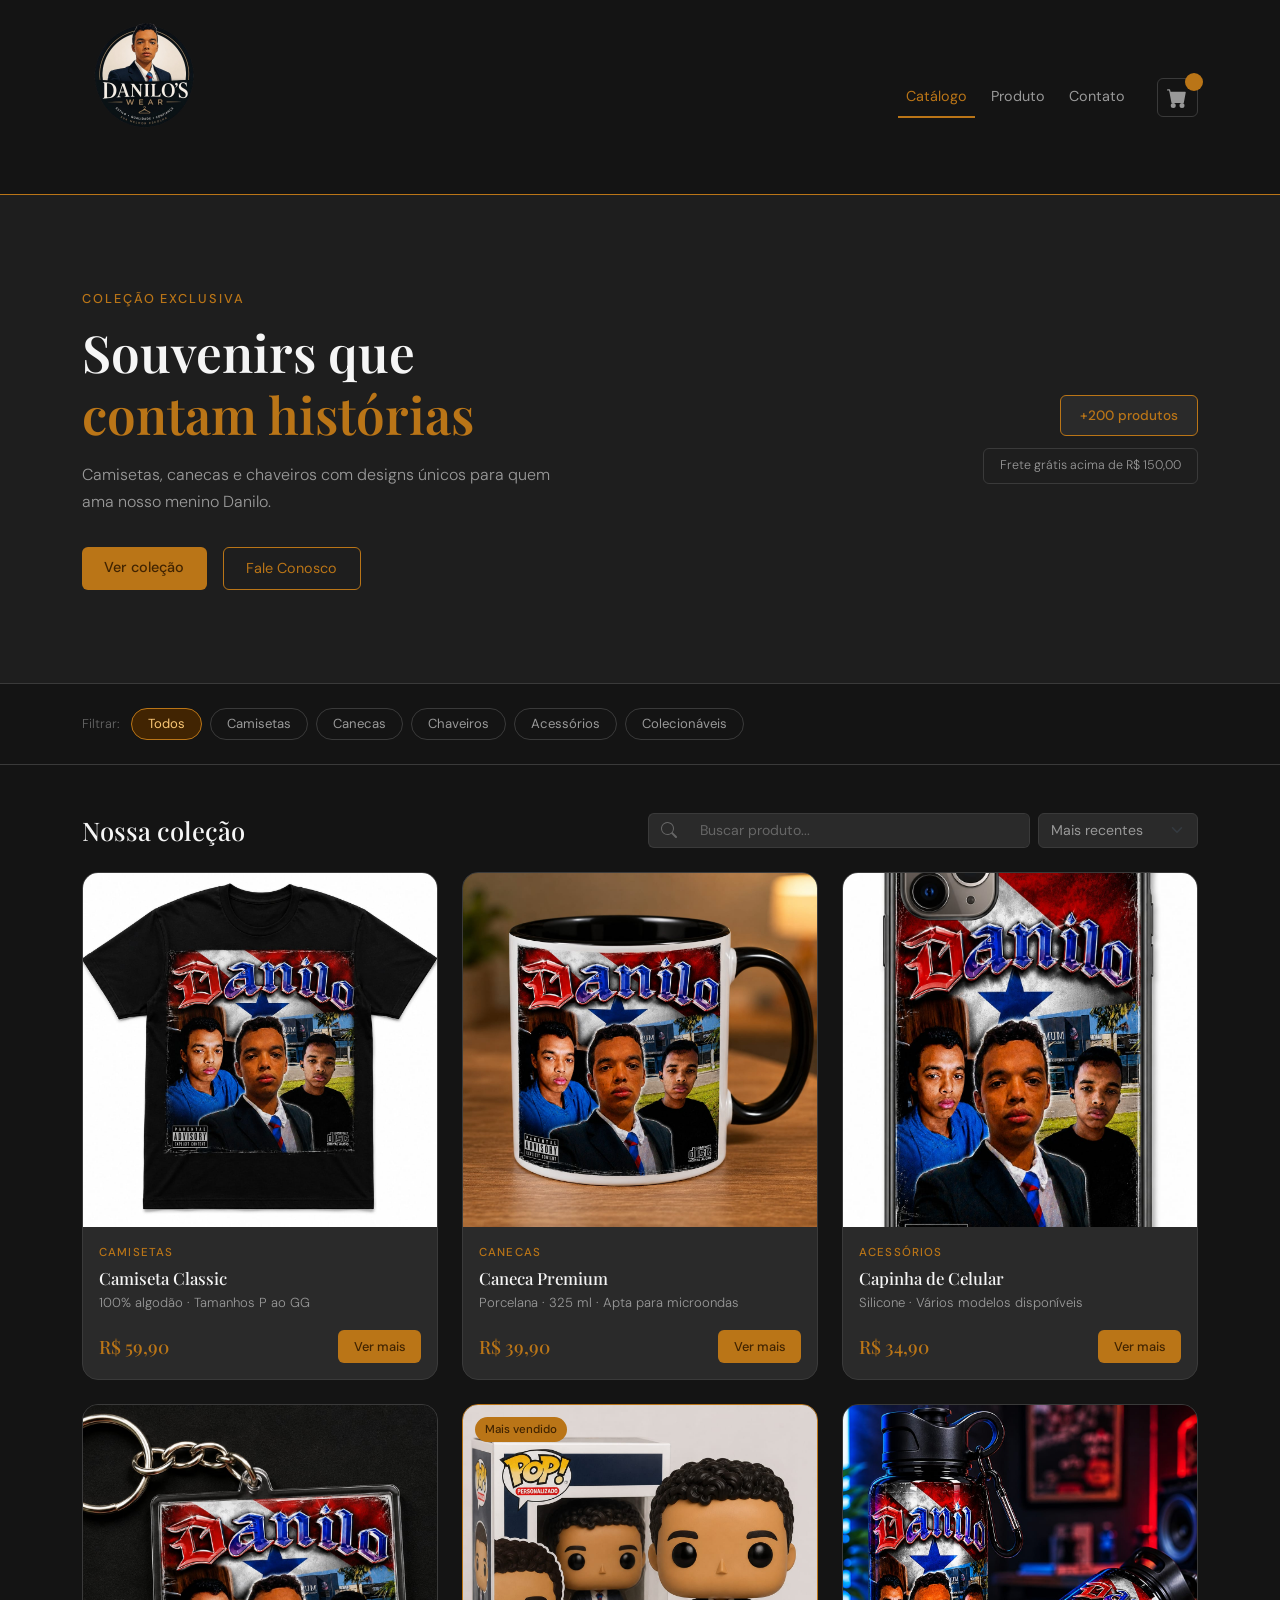
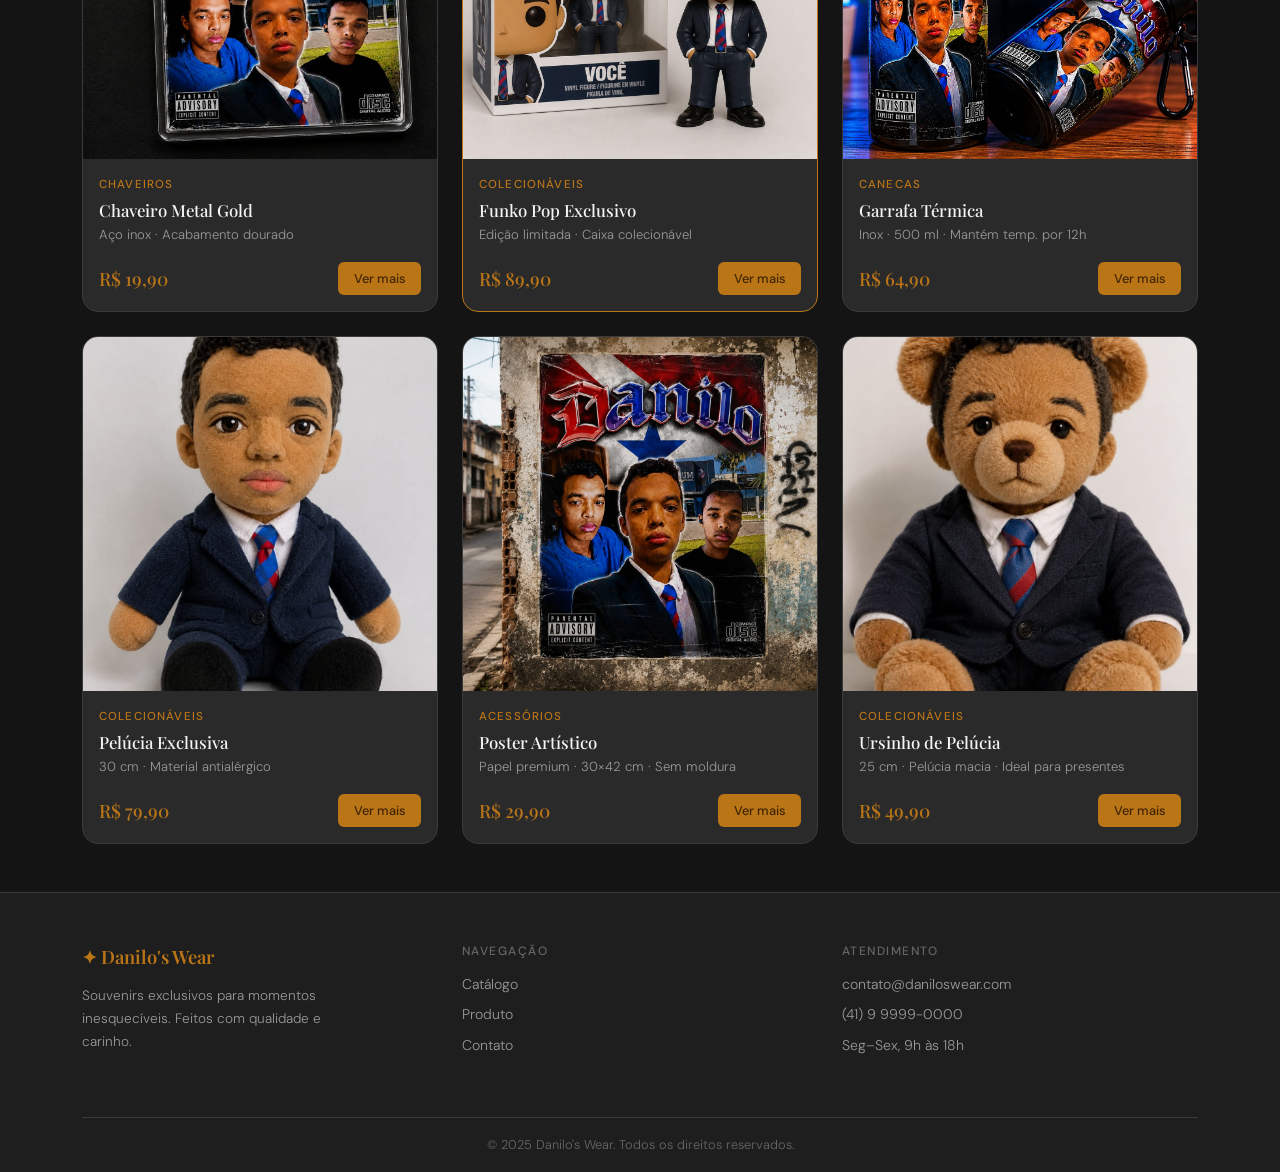
<file: index.html>
<!DOCTYPE html>
<html lang="pt-br">
<head>
    <meta charset="UTF-8">
    <meta name="viewport" content="width=device-width, initial-scale=1.0">
    <title>Inicial</title>
    <link rel="preconnect" href="https://fonts.googleapis.com">
    <link rel="preconnect" href="https://fonts.gstatic.com" crossorigin>
    <link href="https://fonts.googleapis.com/css2?family=Playfair+Display:wght@500;600&family=DM+Sans:wght@300;400;500&display=swap" rel="stylesheet" />
    <link rel="stylesheet" href="https://cdn.jsdelivr.net/npm/bootstrap@5.3.8/dist/css/bootstrap.min.css" />
    <link rel="stylesheet" href="CSS/style.css">
</head>
<body>

    <!--NavBar-->
    <nav class="navbar navbar-expand-lg sticky-top" id="navbar">
        <div class="container">
            <a class="navbar-brand" href="index.html">
                <span class="brand-icon">
                    <img class="img-fluid logo" src="Imagens/Logo.png" alt="Logo">
                </span>
            </a>
            <button class="navbar-toggler" type="button" data-bs-toggle="collapse" data-bs-target="#navMenu" aria-controls="navMenu" aria-expanded="false" aria-label="Abrir Menu">
                <span class="navbar-toggler-icon"></span>
            </button>
            <div class="collapse navbar-collapse" id="navMenu">
                <ul class="navbar-nav ms-auto align-items-lg-center gap-lg-2">
                    <li class="nav-item"><a class="nav-link active" href="index.html">Catálogo</a></li>
                    <li class="nav-item"><a class="nav-link" href="produto.html">Produto</a></li>
                    <li class="nav-item"><a class="nav-link" href="contato.html">Contato</a></li>
                    <li class="nav-item ms-lg-3">
                        <a class="nav-link cart-link" href="contato.html" aria-label="Carrinho">
                            <svg xmlns="http://www.w3.org/2000/svg" width="20" height="20" fill="currentColor" viewBox="0 0 16 16" aria-hidden="true">
                                <path d="M0 1.5A.5.5 0 0 1 .5 1H2a.5.5 0 0 1 .485.379L2.89 3H14.5a.5.5 0 0 1 .491.592l-1.5 8A.5.5 0 0 1 13 12H4a.5.5 0 0 1-.491-.408L2.01 3.607 1.61 2H.5a.5.5 0 0 1-.5-.5zM5 12a2 2 0 1 0 0 4 2 2 0 0 0 0-4zm7 0a2 2 0 1 0 0 4 2 2 0 0 0 0-4z"/>
                            </svg>
                            <span class="cart-badge"></span>
                        </a>
                    </li>
                </ul>
            </div>
        </div>
    </nav>

    <main>

        <!--Hero-->
        <section class="hero-section" aria-label="Banner principal">
            <div class="container">
                <div class="row align-items-center min-vh-50">
                    <div class="col-lg-7">
                        <p class="hero-eyebrow">Coleção exclusiva</p>
                        <h1 class="hero-title">Souvenirs que <br><span class="text-gold">contam histórias</span></h1>
                        <p class="hero-subtitle">Camisetas, canecas e chaveiros com designs únicos para quem ama nosso menino Danilo.</p>
                        <div class="d-flex gap-3 flex-wrap">
                            <a href="#catalogo" class="btn btn-gold">Ver coleção</a>
                            <a href="contato.html" class="btn btn-outline-gold">Fale Conosco</a>
                        </div>
                    </div>
                    <div class="col-lg-5 d-none d-lg-flex justify-content-end">
                        <div class="hero-badge-group">
                            <div class="hero-badge">+200 produtos</div>
                            <div class="hero-badge-sm">Frete grátis acima de R$ 150,00</div>
                        </div>
                    </div>
                </div>
            </div>
        </section>

        <!--Categorias Rápidas-->
        <section class="categories-bar py-4" aria-label="Filtro por categoria">
            <div class="container">
                <div class="d-flex gap-2 flex-wrap align-items-center">
                    <span class="category-label">Filtrar:</span>
                    <button class="btn btn-cat active" data-filter="all">Todos</button>
                    <button class="btn btn-cat" data-filter="camisetas">Camisetas</button>
                    <button class="btn btn-cat" data-filter="canecas">Canecas</button>
                    <button class="btn btn-cat" data-filter="chaveiros">Chaveiros</button>
                    <button class="btn btn-cat" data-filter="acessorios">Acessórios</button>
                    <button class="btn btn-cat" data-filter="colecionaveis">Colecionáveis</button>
                </div>
            </div>
        </section>

        <!--Catálogo-->
        <section class="catalog-section py-5" id="catalogo" aria-label="Catálogo de produtos">
            <div class="container">

                <!--Catálogo + Busca-->
                <div class="row align-items-center mb-4 g-3">
                    <div class="col-md-6">
                        <h2 class="section-title mb-0">Nossa coleção</h2>
                    </div>
                    <div class="col-md-6">
                        <div class="d-flex gap-2">
                            <div class="input-group search-group">
                                <span class="input-group-text search-icon" aria-hidden="true">
                                    <svg xmlns="http://www.w3.org/2000/svg" width="16" height="16" fill="currentColor" viewBox="0 0 16 16">
                                        <path d="M11.742 10.344a6.5 6.5 0 1 0-1.397 1.398h-.001c.03.04.062.078.098.115l3.85 3.85a1 1 0 0 0 1.415-1.414l-3.85-3.85a1.007 1.007 0 0 0-.115-.099zm-5.242 1.656a5.5 5.5 0 1 1 0-11 5.5 5.5 0 0 1 0 11z"/>
                                    </svg>
                                </span>
                                <input type="search" class="form-control search-input" placeholder="Buscar produto..." aria-label="Buscar produto" />
                            </div>
                            <select class="form-select select-dark" style="max-width:160px" aria-label="Ordenar por">
                                <option>Mais recentes</option>
                                <option>Menor preço</option>
                                <option>Maior preço</option>
                            </select>
                        </div>
                    </div>
                </div>

                <!-- Grid de produtos -->
                <div class="row g-4" id="products-grid">

                    <!-- Camiseta -->
                    <article class="col-12 col-sm-6 col-lg-4 product-item" data-category="camisetas">
                        <div class="product-card">
                            <a href="produto.html?produto=camiseta" class="product-img-link" aria-label="Ver Camiseta Classic">
                                <div class="product-img-wrapper">
                                    <img src="Imagens/camiseta.jpeg" alt="Camiseta Classic preta com estampa dourada" class="product-img" />
                                    <div class="product-overlay"><span>Ver detalhes</span></div>
                                </div>
                            </a>
                            <div class="product-body">
                                <span class="product-tag">Camisetas</span>
                                <h3 class="product-name"><a href="produto.html?produto=camiseta">Camiseta Classic</a></h3>
                                <p class="product-desc">100% algodão · Tamanhos P ao GG</p>
                                <div class="product-footer">
                                    <span class="product-price">R$ 59,90</span>
                                    <a href="produto.html?produto=camiseta" class="btn btn-gold-sm">Ver mais</a>
                                </div>
                            </div>
                        </div>
                    </article>

                    <!-- Caneca -->
                    <article class="col-12 col-sm-6 col-lg-4 product-item" data-category="canecas">
                        <div class="product-card">
                            <a href="produto.html?produto=caneca" class="product-img-link" aria-label="Ver Caneca Premium">
                                <div class="product-img-wrapper">
                                    <img src="Imagens/caneca.jpeg" alt="Caneca Premium de porcelana 325ml" class="product-img" />
                                    <div class="product-overlay"><span>Ver detalhes</span></div>
                                </div>
                            </a>
                            <div class="product-body">
                                <span class="product-tag">Canecas</span>
                                <h3 class="product-name"><a href="produto.html?produto=caneca">Caneca Premium</a></h3>
                                <p class="product-desc">Porcelana · 325 ml · Apta para microondas</p>
                                <div class="product-footer">
                                    <span class="product-price">R$ 39,90</span>
                                    <a href="produto.html?produto=caneca" class="btn btn-gold-sm">Ver mais</a>
                                </div>
                            </div>
                        </div>
                    </article>

                    <!-- Capinha -->
                    <article class="col-12 col-sm-6 col-lg-4 product-item" data-category="acessorios">
                        <div class="product-card">
                            <a href="produto.html?produto=capinha" class="product-img-link" aria-label="Ver Capinha de Celular">
                                <div class="product-img-wrapper">
                                    <img src="Imagens/capinha.jpeg" alt="Capinha de celular personalizada" class="product-img" />
                                    <div class="product-overlay"><span>Ver detalhes</span></div>
                                </div>
                            </a>
                            <div class="product-body">
                                <span class="product-tag">Acessórios</span>
                                <h3 class="product-name"><a href="produto.html?produto=capinha">Capinha de Celular</a></h3>
                                <p class="product-desc">Silicone · Vários modelos disponíveis</p>
                                <div class="product-footer">
                                    <span class="product-price">R$ 34,90</span>
                                    <a href="produto.html?produto=capinha" class="btn btn-gold-sm">Ver mais</a>
                                </div>
                            </div>
                        </div>
                    </article>

                    <!-- Chaveiro -->
                    <article class="col-12 col-sm-6 col-lg-4 product-item" data-category="chaveiros">
                        <div class="product-card">
                            <a href="produto.html?produto=chaveiro" class="product-img-link" aria-label="Ver Chaveiro Metal Gold">
                                <div class="product-img-wrapper">
                                    <img src="Imagens/chaveiro.jpeg" alt="Chaveiro Metal Gold em aço inox dourado" class="product-img" />
                                    <div class="product-overlay"><span>Ver detalhes</span></div>
                                </div>
                            </a>
                            <div class="product-body">
                                <span class="product-tag">Chaveiros</span>
                                <h3 class="product-name"><a href="produto.html?produto=chaveiro">Chaveiro Metal Gold</a></h3>
                                <p class="product-desc">Aço inox · Acabamento dourado</p>
                                <div class="product-footer">
                                    <span class="product-price">R$ 19,90</span>
                                    <a href="produto.html?produto=chaveiro" class="btn btn-gold-sm">Ver mais</a>
                                </div>
                            </div>
                        </div>
                    </article>

                    <!-- Funko Pop -->
                    <article class="col-12 col-sm-6 col-lg-4 product-item" data-category="colecionaveis">
                        <div class="product-card featured">
                            <div class="badge-featured">Mais vendido</div>
                            <a href="produto.html?produto=funko" class="product-img-link" aria-label="Ver Funko Pop Exclusivo">
                                <div class="product-img-wrapper">
                                    <img src="Imagens/funko.jpeg" alt="Funko Pop edição exclusiva" class="product-img" />
                                    <div class="product-overlay"><span>Ver detalhes</span></div>
                                </div>
                            </a>
                            <div class="product-body">
                                <span class="product-tag">Colecionáveis</span>
                                <h3 class="product-name"><a href="produto.html?produto=funko">Funko Pop Exclusivo</a></h3>
                                <p class="product-desc">Edição limitada · Caixa colecionável</p>
                                <div class="product-footer">
                                    <span class="product-price">R$ 89,90</span>
                                    <a href="produto.html?produto=funko" class="btn btn-gold-sm">Ver mais</a>
                                </div>
                            </div>
                        </div>
                    </article>

                    <!-- Garrafa -->
                    <article class="col-12 col-sm-6 col-lg-4 product-item" data-category="canecas">
                        <div class="product-card">
                            <a href="produto.html?produto=garrafa" class="product-img-link" aria-label="Ver Garrafa Térmica">
                                <div class="product-img-wrapper">
                                    <img src="Imagens/garrafa.jpeg" alt="Garrafa térmica inox 500ml" class="product-img" />
                                    <div class="product-overlay"><span>Ver detalhes</span></div>
                                </div>
                            </a>
                            <div class="product-body">
                                <span class="product-tag">Canecas</span>
                                <h3 class="product-name"><a href="produto.html?produto=garrafa">Garrafa Térmica</a></h3>
                                <p class="product-desc">Inox · 500 ml · Mantém temp. por 12h</p>
                                <div class="product-footer">
                                    <span class="product-price">R$ 64,90</span>
                                    <a href="produto.html?produto=garrafa" class="btn btn-gold-sm">Ver mais</a>
                                </div>
                            </div>
                        </div>
                    </article>

                    <!-- Pelúcia -->
                    <article class="col-12 col-sm-6 col-lg-4 product-item" data-category="colecionaveis">
                        <div class="product-card">
                            <a href="produto.html?produto=pelucia" class="product-img-link" aria-label="Ver Pelúcia Exclusiva">
                                <div class="product-img-wrapper">
                                    <img src="Imagens/pelucia.jpeg" alt="Pelúcia exclusiva colecionável" class="product-img" />
                                    <div class="product-overlay"><span>Ver detalhes</span></div>
                                </div>
                            </a>
                            <div class="product-body">
                                <span class="product-tag">Colecionáveis</span>
                                <h3 class="product-name"><a href="produto.html?produto=pelucia">Pelúcia Exclusiva</a></h3>
                                <p class="product-desc">30 cm · Material antialérgico</p>
                                <div class="product-footer">
                                    <span class="product-price">R$ 79,90</span>
                                    <a href="produto.html?produto=pelucia" class="btn btn-gold-sm">Ver mais</a>
                                </div>
                            </div>
                        </div>
                    </article>

                    <!-- Poster -->
                    <article class="col-12 col-sm-6 col-lg-4 product-item" data-category="acessorios">
                        <div class="product-card">
                            <a href="produto.html?produto=poster" class="product-img-link" aria-label="Ver Poster Artístico">
                                <div class="product-img-wrapper">
                                    <img src="Imagens/poster.jpeg" alt="Poster artístico em papel premium" class="product-img" />
                                    <div class="product-overlay"><span>Ver detalhes</span></div>
                                </div>
                            </a>
                            <div class="product-body">
                                <span class="product-tag">Acessórios</span>
                                <h3 class="product-name"><a href="produto.html?produto=poster">Poster Artístico</a></h3>
                                <p class="product-desc">Papel premium · 30×42 cm · Sem moldura</p>
                                <div class="product-footer">
                                    <span class="product-price">R$ 29,90</span>
                                    <a href="produto.html?produto=poster" class="btn btn-gold-sm">Ver mais</a>
                                </div>
                            </div>
                        </div>
                    </article>

                    <!-- Ursinho -->
                    <article class="col-12 col-sm-6 col-lg-4 product-item" data-category="colecionaveis">
                        <div class="product-card">
                            <a href="produto.html?produto=ursinho" class="product-img-link" aria-label="Ver Ursinho de Pelúcia">
                                <div class="product-img-wrapper">
                                    <img src="Imagens/urso.jpeg" alt="Ursinho de pelúcia clássico 25cm" class="product-img" />
                                    <div class="product-overlay"><span>Ver detalhes</span></div>
                                </div>
                            </a>
                            <div class="product-body">
                                <span class="product-tag">Colecionáveis</span>
                                <h3 class="product-name"><a href="produto.html?produto=ursinho">Ursinho de Pelúcia</a></h3>
                                <p class="product-desc">25 cm · Pelúcia macia · Ideal para presentes</p>
                                <div class="product-footer">
                                    <span class="product-price">R$ 49,90</span>
                                    <a href="produto.html?produto=ursinho" class="btn btn-gold-sm">Ver mais</a>
                                </div>
                            </div>
                        </div>
                    </article>

                </div>
                <!-- fim grid -->

            </div>
        </section>
        <!-- fim catálogo -->

    </main>

    <!-- Footer -->
    <footer class="site-footer" role="contentinfo">
        <div class="container">
            <div class="row g-4 py-5">
                <div class="col-md-4">
                    <p class="footer-brand">✦ Danilo's Wear</p>
                    <p class="footer-desc">Souvenirs exclusivos para momentos inesquecíveis. Feitos com qualidade e carinho.</p>
                </div>
                <div class="col-md-4">
                    <p class="footer-heading">Navegação</p>
                    <ul class="footer-links">
                        <li><a href="index.html">Catálogo</a></li>
                        <li><a href="produto.html">Produto</a></li>
                        <li><a href="contato.html">Contato</a></li>
                    </ul>
                </div>
                <div class="col-md-4">
                    <p class="footer-heading">Atendimento</p>
                    <ul class="footer-links">
                        <li>contato@daniloswear.com</li>
                        <li>(41) 9 9999-0000</li>
                        <li>Seg–Sex, 9h às 18h</li>
                    </ul>
                </div>
            </div>
            <div class="footer-bottom">
                <p>© 2025 Danilo's Wear. Todos os direitos reservados.</p>
            </div>
        </div>
    </footer>

    <script src="https://cdn.jsdelivr.net/npm/bootstrap@5.3.8/dist/js/bootstrap.bundle.min.js"></script>
    <script src="JS/mains.js"></script>
</body>
</html>
</file>
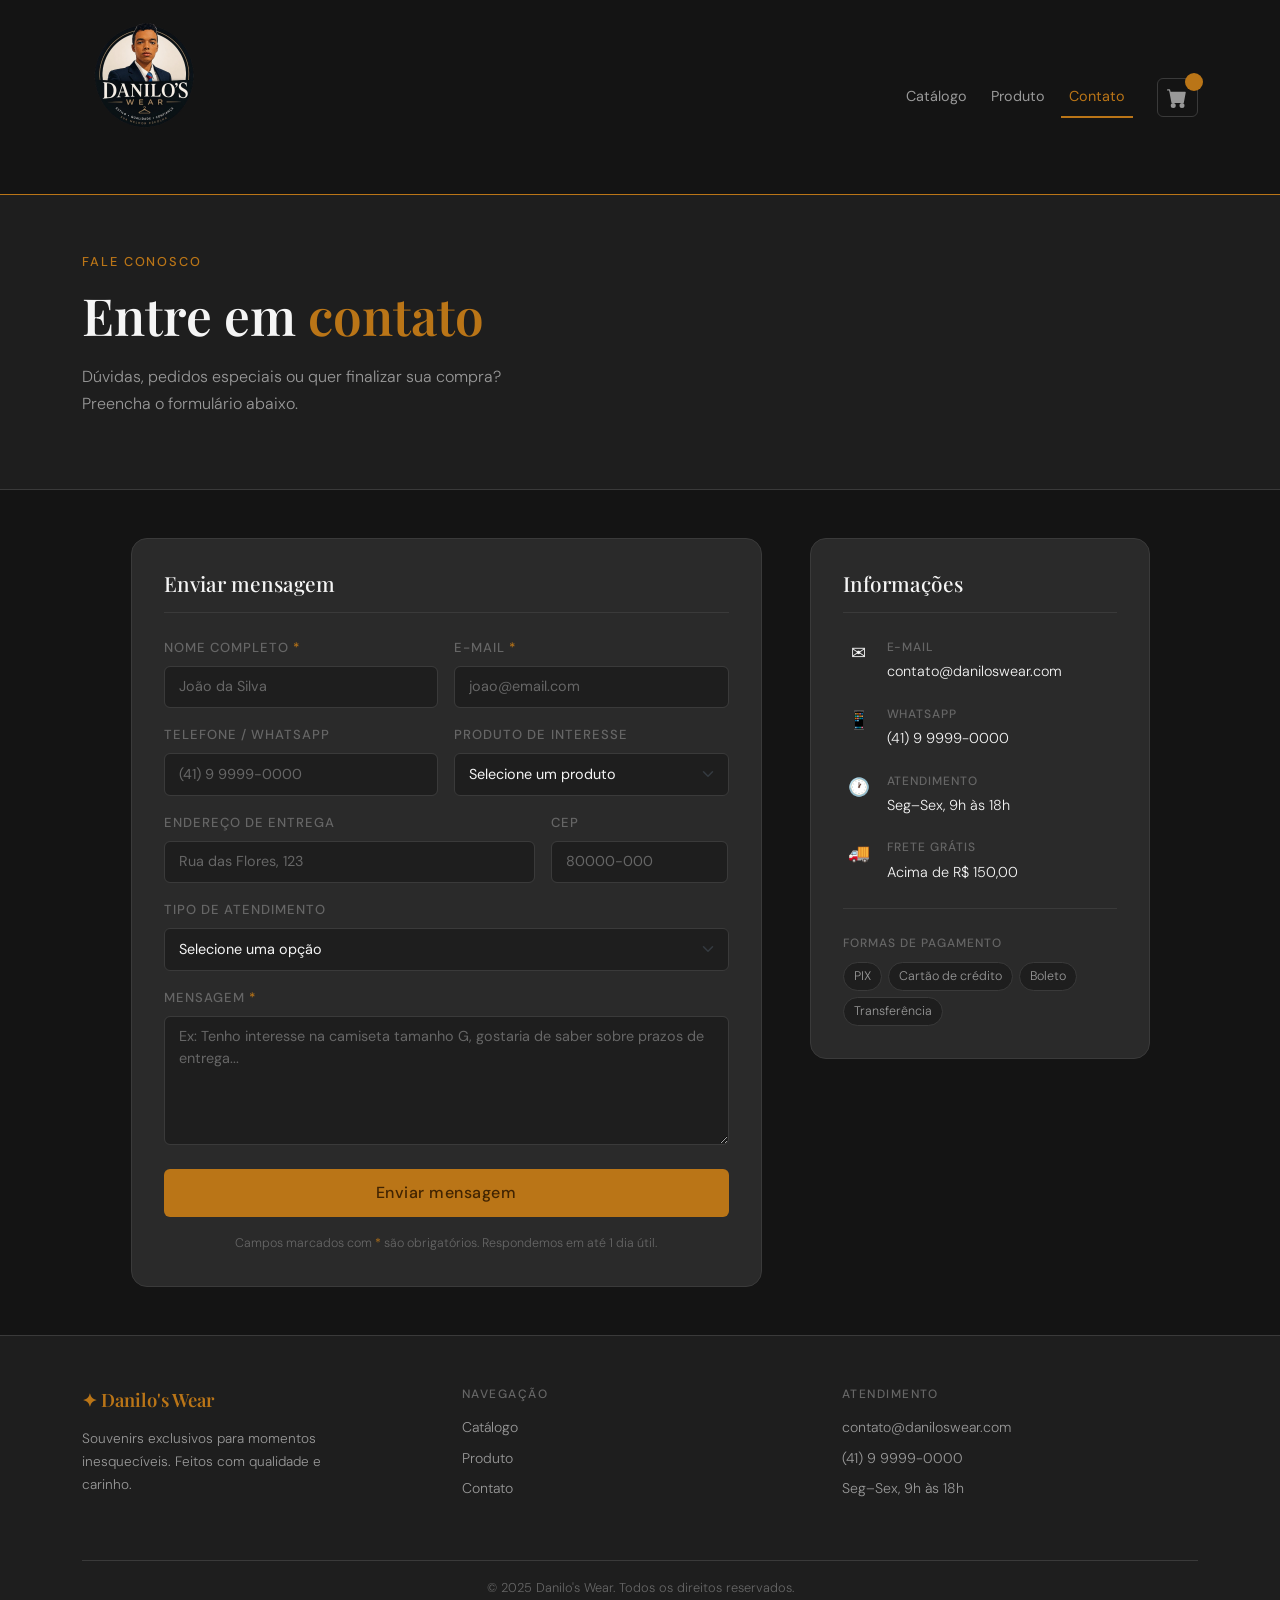
<file: contato.html>
<!DOCTYPE html>
<html lang="pt-br">
<head>
    <meta charset="UTF-8">
    <meta name="viewport" content="width=device-width, initial-scale=1.0">
    <title>Contato — Danilo's Wear</title>
    <link rel="preconnect" href="https://fonts.googleapis.com">
    <link rel="preconnect" href="https://fonts.gstatic.com" crossorigin>
    <link href="https://fonts.googleapis.com/css2?family=Playfair+Display:wght@500;600&family=DM+Sans:wght@300;400;500&display=swap" rel="stylesheet" />
    <link rel="stylesheet" href="https://cdn.jsdelivr.net/npm/bootstrap@5.3.8/dist/css/bootstrap.min.css" />
    <link rel="stylesheet" href="CSS/style.css">
</head>
<body>

    <!--NavBar-->
    <nav class="navbar navbar-expand-lg sticky-top" id="navbar">
        <div class="container">
            <a class="navbar-brand" href="index.html">
                <span class="brand-icon">
                    <img class="img-fluid logo" src="Imagens/Logo.png" alt="Logo">
                </span>
            </a>
            <button class="navbar-toggler" type="button" data-bs-toggle="collapse" data-bs-target="#navMenu" aria-controls="navMenu" aria-expanded="false" aria-label="Abrir Menu">
                <span class="navbar-toggler-icon"></span>
            </button>
            <div class="collapse navbar-collapse" id="navMenu">
                <ul class="navbar-nav ms-auto align-items-lg-center gap-lg-2">
                    <li class="nav-item"><a class="nav-link" href="index.html">Catálogo</a></li>
                    <li class="nav-item"><a class="nav-link" href="produto.html">Produto</a></li>
                    <li class="nav-item"><a class="nav-link active" href="contato.html">Contato</a></li>
                    <li class="nav-item ms-lg-3">
                        <a class="nav-link cart-link" href="contato.html" aria-label="Carrinho">
                            <svg xmlns="http://www.w3.org/2000/svg" width="20" height="20" fill="currentColor" viewBox="0 0 16 16" aria-hidden="true">
                                <path d="M0 1.5A.5.5 0 0 1 .5 1H2a.5.5 0 0 1 .485.379L2.89 3H14.5a.5.5 0 0 1 .491.592l-1.5 8A.5.5 0 0 1 13 12H4a.5.5 0 0 1-.491-.408L2.01 3.607 1.61 2H.5a.5.5 0 0 1-.5-.5zM5 12a2 2 0 1 0 0 4 2 2 0 0 0 0-4zm7 0a2 2 0 1 0 0 4 2 2 0 0 0 0-4z"/>
                            </svg>
                            <span class="cart-badge"></span>
                        </a>
                    </li>
                </ul>
            </div>
        </div>
    </nav>

    <main>

        <!-- Cabeçalho da página -->
        <section class="contact-hero" aria-label="Cabeçalho contato">
            <div class="container">
                <p class="hero-eyebrow">Fale conosco</p>
                <h1 class="hero-title">Entre em <span class="text-gold">contato</span></h1>
                <p class="hero-subtitle">Dúvidas, pedidos especiais ou quer finalizar sua compra? Preencha o formulário abaixo.</p>
            </div>
        </section>

        <!-- Formulário + Info -->
        <section class="contact-section py-5" aria-label="Formulário de contato">
            <div class="container">
                <div class="row g-5 justify-content-center">

                    <!-- Formulário -->
                    <div class="col-lg-7">
                        <div class="form-card">
                            <h2 class="form-card-title">Enviar mensagem</h2>

                            <form id="contact-form" novalidate>

                                <!-- Nome + Email -->
                                <div class="row g-3 mb-3">
                                    <div class="col-12 col-md-6">
                                        <label for="nome" class="form-label-custom">Nome completo <span class="required">*</span></label>
                                        <input type="text" class="form-control form-control-custom" id="nome" name="nome" placeholder="João da Silva" required />
                                        <div class="invalid-feedback">Por favor, informe seu nome.</div>
                                    </div>
                                    <div class="col-12 col-md-6">
                                        <label for="email" class="form-label-custom">E-mail <span class="required">*</span></label>
                                        <input type="email" class="form-control form-control-custom" id="email" name="email" placeholder="joao@email.com" required />
                                        <div class="invalid-feedback">Por favor, informe um e-mail válido.</div>
                                    </div>
                                </div>

                                <!-- Telefone + Produto -->
                                <div class="row g-3 mb-3">
                                    <div class="col-12 col-md-6">
                                        <label for="telefone" class="form-label-custom">Telefone / WhatsApp</label>
                                        <input type="tel" class="form-control form-control-custom" id="telefone" name="telefone" placeholder="(41) 9 9999-0000" />
                                    </div>
                                    <div class="col-12 col-md-6">
                                        <label for="produto" class="form-label-custom">Produto de interesse</label>
                                        <select class="form-select form-control-custom" id="produto" name="produto" aria-label="Selecione o produto">
                                            <option value="" selected>Selecione um produto</option>
                                            <option value="camiseta">Camiseta Classic — R$ 59,90</option>
                                            <option value="caneca">Caneca Premium — R$ 39,90</option>
                                            <option value="capinha">Capinha de Celular — R$ 34,90</option>
                                            <option value="chaveiro">Chaveiro Metal Gold — R$ 19,90</option>
                                            <option value="funko">Funko Pop Exclusivo — R$ 89,90</option>
                                            <option value="garrafa">Garrafa Térmica — R$ 64,90</option>
                                            <option value="pelucia">Pelúcia Exclusiva — R$ 79,90</option>
                                            <option value="poster">Poster Artístico — R$ 29,90</option>
                                            <option value="ursinho">Ursinho de Pelúcia — R$ 49,90</option>
                                        </select>
                                    </div>
                                </div>

                                <!-- Endereço + CEP -->
                                <div class="row g-3 mb-3">
                                    <div class="col-12 col-md-8">
                                        <label for="endereco" class="form-label-custom">Endereço de entrega</label>
                                        <input type="text" class="form-control form-control-custom" id="endereco" name="endereco" placeholder="Rua das Flores, 123" />
                                    </div>
                                    <div class="col-12 col-md-4">
                                        <label for="cep" class="form-label-custom">CEP</label>
                                        <input type="text" class="form-control form-control-custom" id="cep" name="cep" placeholder="80000-000" maxlength="9" />
                                    </div>
                                </div>

                                <!-- Tipo de atendimento -->
                                <div class="mb-3">
                                    <label for="atendimento" class="form-label-custom">Tipo de atendimento</label>
                                    <select class="form-select form-control-custom" id="atendimento" name="atendimento" aria-label="Tipo de atendimento">
                                        <option value="" selected>Selecione uma opção</option>
                                        <option value="compra">Finalizar compra</option>
                                        <option value="duvida">Dúvida sobre produto</option>
                                        <option value="troca">Troca ou devolução</option>
                                        <option value="personalizado">Pedido personalizado</option>
                                        <option value="outro">Outro assunto</option>
                                    </select>
                                </div>

                                <!-- Mensagem -->
                                <div class="mb-4">
                                    <label for="mensagem" class="form-label-custom">Mensagem <span class="required">*</span></label>
                                    <textarea class="form-control form-control-custom" id="mensagem" name="mensagem" rows="5" placeholder="Ex: Tenho interesse na camiseta tamanho G, gostaria de saber sobre prazos de entrega..." required></textarea>
                                    <div class="invalid-feedback">Por favor, escreva sua mensagem.</div>
                                </div>

                                <!-- Submit -->
                                <button type="submit" class="btn btn-gold w-100 btn-submit">
                                    Enviar mensagem
                                </button>

                                <p class="form-note mt-3">
                                    Campos marcados com <span class="required">*</span> são obrigatórios. Respondemos em até 1 dia útil.
                                </p>

                            </form>

                            <!-- Mensagem de sucesso (oculta por padrão) -->
                            <div class="form-success d-none" id="form-success" role="alert" aria-live="polite">
                                <div class="success-icon" aria-hidden="true">✦</div>
                                <h3>Mensagem enviada!</h3>
                                <p>Obrigado pelo contato. Retornaremos em breve.</p>
                                <a href="index.html" class="btn btn-outline-gold mt-2">Voltar ao catálogo</a>
                            </div>

                        </div>
                    </div>

                    <!-- Informações de contato -->
                    <div class="col-lg-4 col-md-8">
                        <div class="contact-info-card">
                            <h2 class="contact-info-title">Informações</h2>

                            <div class="contact-info-item">
                                <div class="contact-info-icon" aria-hidden="true">✉</div>
                                <div>
                                    <p class="contact-info-label">E-mail</p>
                                    <p class="contact-info-value">contato@daniloswear.com</p>
                                </div>
                            </div>

                            <div class="contact-info-item">
                                <div class="contact-info-icon" aria-hidden="true">📱</div>
                                <div>
                                    <p class="contact-info-label">WhatsApp</p>
                                    <p class="contact-info-value">(41) 9 9999-0000</p>
                                </div>
                            </div>

                            <div class="contact-info-item">
                                <div class="contact-info-icon" aria-hidden="true">🕐</div>
                                <div>
                                    <p class="contact-info-label">Atendimento</p>
                                    <p class="contact-info-value">Seg–Sex, 9h às 18h</p>
                                </div>
                            </div>

                            <div class="contact-info-item">
                                <div class="contact-info-icon" aria-hidden="true">🚚</div>
                                <div>
                                    <p class="contact-info-label">Frete grátis</p>
                                    <p class="contact-info-value">Acima de R$ 150,00</p>
                                </div>
                            </div>

                            <div class="contact-divider"></div>

                            <p class="contact-info-label mb-2">Formas de pagamento</p>
                            <div class="payment-tags">
                                <span class="payment-tag">PIX</span>
                                <span class="payment-tag">Cartão de crédito</span>
                                <span class="payment-tag">Boleto</span>
                                <span class="payment-tag">Transferência</span>
                            </div>
                        </div>
                    </div>

                </div>
            </div>
        </section>

    </main>

    <!-- Footer -->
    <footer class="site-footer" role="contentinfo">
        <div class="container">
            <div class="row g-4 py-5">
                <div class="col-md-4">
                    <p class="footer-brand">✦ Danilo's Wear</p>
                    <p class="footer-desc">Souvenirs exclusivos para momentos inesquecíveis. Feitos com qualidade e carinho.</p>
                </div>
                <div class="col-md-4">
                    <p class="footer-heading">Navegação</p>
                    <ul class="footer-links">
                        <li><a href="index.html">Catálogo</a></li>
                        <li><a href="produto.html">Produto</a></li>
                        <li><a href="contato.html">Contato</a></li>
                    </ul>
                </div>
                <div class="col-md-4">
                    <p class="footer-heading">Atendimento</p>
                    <ul class="footer-links">
                        <li>contato@daniloswear.com</li>
                        <li>(41) 9 9999-0000</li>
                        <li>Seg–Sex, 9h às 18h</li>
                    </ul>
                </div>
            </div>
            <div class="footer-bottom">
                <p>© 2025 Danilo's Wear. Todos os direitos reservados.</p>
            </div>
        </div>
    </footer>

    <script src="https://cdn.jsdelivr.net/npm/bootstrap@5.3.8/dist/js/bootstrap.bundle.min.js"></script>
    <script src="JS/contato.js"></script>
</body>
</html>
</file>
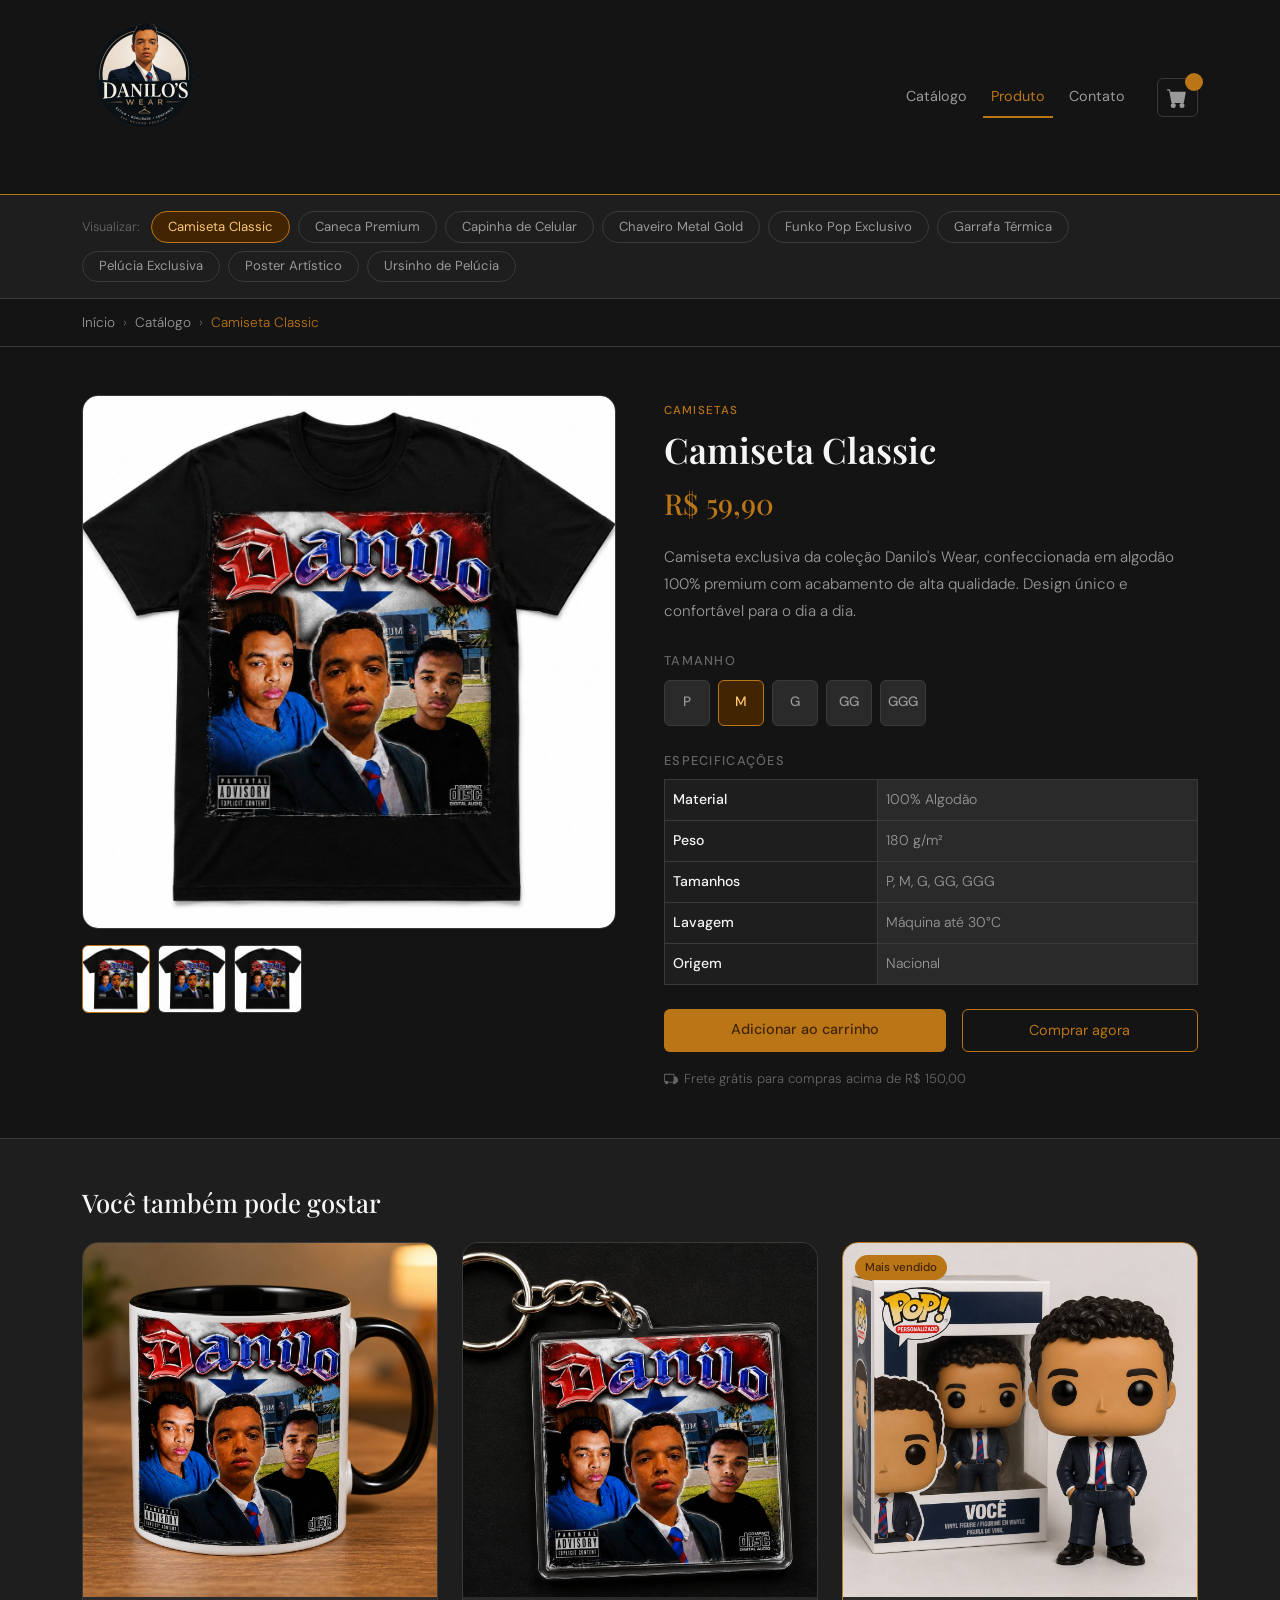
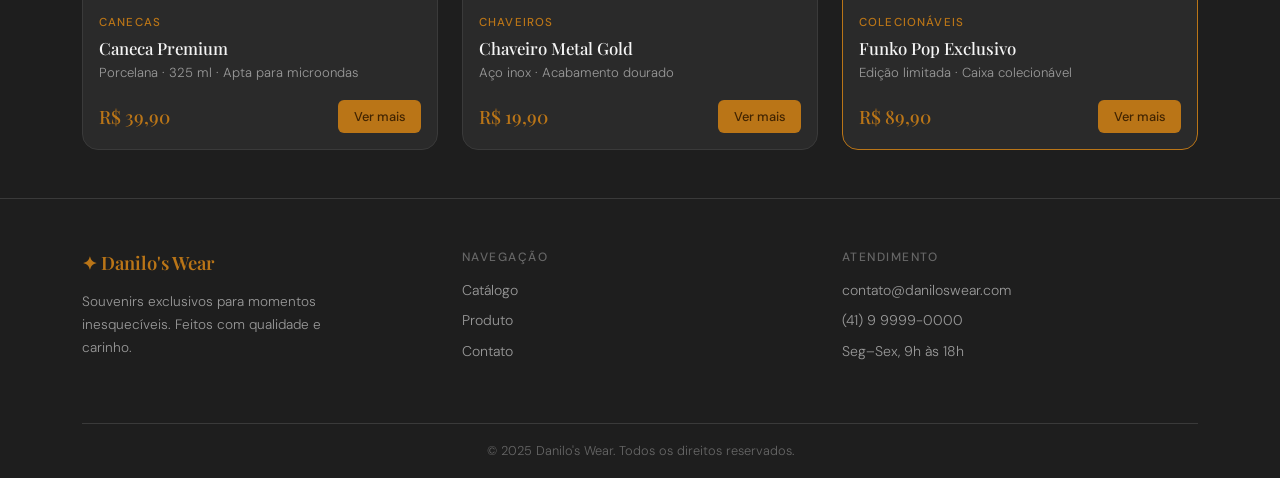
<file: produto.html>
<!DOCTYPE html>
<html lang="pt-br">
<head>
    <meta charset="UTF-8">
    <meta name="viewport" content="width=device-width, initial-scale=1.0">
    <title>Detalhes do Produto — Danilo's Wear</title>
    <link rel="preconnect" href="https://fonts.googleapis.com">
    <link rel="preconnect" href="https://fonts.gstatic.com" crossorigin>
    <link href="https://fonts.googleapis.com/css2?family=Playfair+Display:wght@500;600&family=DM+Sans:wght@300;400;500&display=swap" rel="stylesheet" />
    <link rel="stylesheet" href="https://cdn.jsdelivr.net/npm/bootstrap@5.3.8/dist/css/bootstrap.min.css" />
    <link rel="stylesheet" href="CSS/style.css">
</head>
<body>

    <!--NavBar-->
    <nav class="navbar navbar-expand-lg sticky-top" id="navbar">
        <div class="container">
            <a class="navbar-brand" href="index.html">
                <span class="brand-icon">
                    <img class="img-fluid logo" src="Imagens/Logo.png" alt="Logo">
                </span>
            </a>
            <button class="navbar-toggler" type="button" data-bs-toggle="collapse" data-bs-target="#navMenu" aria-controls="navMenu" aria-expanded="false" aria-label="Abrir Menu">
                <span class="navbar-toggler-icon"></span>
            </button>
            <div class="collapse navbar-collapse" id="navMenu">
                <ul class="navbar-nav ms-auto align-items-lg-center gap-lg-2">
                    <li class="nav-item"><a class="nav-link" href="index.html">Catálogo</a></li>
                    <li class="nav-item"><a class="nav-link active" href="produto.html">Produto</a></li>
                    <li class="nav-item"><a class="nav-link" href="contato.html">Contato</a></li>
                    <li class="nav-item ms-lg-3">
                        <a class="nav-link cart-link" href="contato.html" aria-label="Carrinho">
                            <svg xmlns="http://www.w3.org/2000/svg" width="20" height="20" fill="currentColor" viewBox="0 0 16 16" aria-hidden="true">
                                <path d="M0 1.5A.5.5 0 0 1 .5 1H2a.5.5 0 0 1 .485.379L2.89 3H14.5a.5.5 0 0 1 .491.592l-1.5 8A.5.5 0 0 1 13 12H4a.5.5 0 0 1-.491-.408L2.01 3.607 1.61 2H.5a.5.5 0 0 1-.5-.5zM5 12a2 2 0 1 0 0 4 2 2 0 0 0 0-4zm7 0a2 2 0 1 0 0 4 2 2 0 0 0 0-4z"/>
                            </svg>
                            <span class="cart-badge"></span>
                        </a>
                    </li>
                </ul>
            </div>
        </div>
    </nav>

    <main>

        <!-- Seletor de produto (simulação) -->
        <section class="product-switcher py-3" aria-label="Selecionar produto">
            <div class="container">
                <div class="d-flex gap-2 flex-wrap align-items-center">
                    <span class="category-label">Visualizar:</span>
                    <button class="btn btn-cat active" data-product="camiseta">Camiseta Classic</button>
                    <button class="btn btn-cat" data-product="caneca">Caneca Premium</button>
                    <button class="btn btn-cat" data-product="capinha">Capinha de Celular</button>
                    <button class="btn btn-cat" data-product="chaveiro">Chaveiro Metal Gold</button>
                    <button class="btn btn-cat" data-product="funko">Funko Pop Exclusivo</button>
                    <button class="btn btn-cat" data-product="garrafa">Garrafa Térmica</button>
                    <button class="btn btn-cat" data-product="pelucia">Pelúcia Exclusiva</button>
                    <button class="btn btn-cat" data-product="poster">Poster Artístico</button>
                    <button class="btn btn-cat" data-product="ursinho">Ursinho de Pelúcia</button>
                </div>
            </div>
        </section>

        <!-- Breadcrumb -->
        <nav aria-label="breadcrumb" class="breadcrumb-section">
            <div class="container">
                <ol class="breadcrumb mb-0">
                    <li class="breadcrumb-item"><a href="index.html">Início</a></li>
                    <li class="breadcrumb-item"><a href="index.html">Catálogo</a></li>
                    <li class="breadcrumb-item active" aria-current="page" id="breadcrumb-name">Camiseta Classic</li>
                </ol>
            </div>
        </nav>

        <!-- Detalhes do Produto -->
        <section class="product-detail-section py-5" aria-label="Detalhes do produto">
            <div class="container">
                <div class="row g-5">

                    <!-- Coluna Imagem -->
                    <div class="col-lg-6">
                        <div class="product-detail-img-wrapper">
                            <img id="detail-img" src="Imagens/camiseta.jpeg" alt="Camiseta Classic preta com estampa dourada" class="product-detail-img" />
                        </div>
                        <!-- Miniaturas -->
                        <div class="d-flex gap-2 mt-3" id="thumbnails">
                            <button class="thumb-btn active" aria-label="Vista 1">
                                <img src="Imagens/camiseta.jpeg" alt="Vista frontal" />
                            </button>
                            <button class="thumb-btn" aria-label="Vista 2">
                                <img src="Imagens/camiseta.jpeg" alt="Vista traseira" />
                            </button>
                            <button class="thumb-btn" aria-label="Vista 3">
                                <img src="Imagens/camiseta.jpeg" alt="Detalhe da estampa" />
                            </button>
                        </div>
                    </div>

                    <!-- Coluna Texto / Ação -->
                    <div class="col-lg-6">
                        <span class="product-tag mb-2 d-inline-block" id="detail-tag">Camisetas</span>
                        <h1 class="product-detail-title" id="detail-name">Camiseta Classic</h1>
                        <p class="product-detail-price" id="detail-price">R$ 59,90</p>
                        <p class="product-detail-desc" id="detail-desc">
                            Camiseta exclusiva da coleção Danilo's Wear, confeccionada em algodão 100% premium com acabamento de alta qualidade. Design único e confortável para o dia a dia.
                        </p>

                        <!-- Seletor de tamanho (visível só para camiseta) -->
                        <div class="size-selector mb-4" id="size-selector">
                            <p class="size-label">Tamanho</p>
                            <div class="d-flex gap-2 flex-wrap">
                                <button class="btn btn-size" aria-label="Tamanho P">P</button>
                                <button class="btn btn-size active" aria-label="Tamanho M">M</button>
                                <button class="btn btn-size" aria-label="Tamanho G">G</button>
                                <button class="btn btn-size" aria-label="Tamanho GG">GG</button>
                                <button class="btn btn-size" aria-label="Tamanho GGG">GGG</button>
                            </div>
                        </div>

                        <!-- Especificações -->
                        <div class="specs-table mb-4">
                            <p class="specs-title">Especificações</p>
                            <table class="table table-dark table-bordered specs" id="detail-specs">
                                <tbody>
                                    <tr><th scope="row">Material</th><td>100% Algodão</td></tr>
                                    <tr><th scope="row">Peso</th><td>180 g/m²</td></tr>
                                    <tr><th scope="row">Tamanhos</th><td>P, M, G, GG, GGG</td></tr>
                                    <tr><th scope="row">Lavagem</th><td>Máquina até 30°C</td></tr>
                                    <tr><th scope="row">Origem</th><td>Nacional</td></tr>
                                </tbody>
                            </table>
                        </div>

                        <!-- Botões de ação -->
                        <div class="d-flex gap-3 flex-wrap">
                            <a href="contato.html" class="btn btn-gold flex-grow-1">Adicionar ao carrinho</a>
                            <a href="contato.html" class="btn btn-outline-gold flex-grow-1">Comprar agora</a>
                        </div>

                        <!-- Frete -->
                        <p class="frete-info mt-3">
                            <svg xmlns="http://www.w3.org/2000/svg" width="14" height="14" fill="currentColor" viewBox="0 0 16 16" aria-hidden="true">
                                <path d="M0 3.5A1.5 1.5 0 0 1 1.5 2h9A1.5 1.5 0 0 1 12 3.5V5h1.02a1.5 1.5 0 0 1 1.17.563l1.481 1.85a1.5 1.5 0 0 1 .329.938V10.5a1.5 1.5 0 0 1-1.5 1.5H14a2 2 0 1 1-4 0H5a2 2 0 1 1-3.998-.085A1.5 1.5 0 0 1 0 10.5zm1.294 7.456A2 2 0 0 1 4.732 11h5.536a2 2 0 0 1 .732-.732V3.5a.5.5 0 0 0-.5-.5h-9a.5.5 0 0 0-.5.5v7a.5.5 0 0 0 .294.456z"/>
                            </svg>
                            Frete grátis para compras acima de R$ 150,00
                        </p>
                    </div>

                </div>
            </div>
        </section>

        <!-- Produtos Relacionados -->
        <section class="related-section py-5" aria-label="Produtos relacionados">
            <div class="container">
                <h2 class="section-title mb-4">Você também pode gostar</h2>
                <div class="row g-4">

                    <article class="col-12 col-sm-6 col-lg-4 product-item">
                        <div class="product-card">
                            <a href="produto.html?produto=caneca" class="product-img-link" aria-label="Ver Caneca Premium">
                                <div class="product-img-wrapper">
                                    <img src="Imagens/caneca.jpeg" alt="Caneca Premium de porcelana 325ml" class="product-img" />
                                    <div class="product-overlay"><span>Ver detalhes</span></div>
                                </div>
                            </a>
                            <div class="product-body">
                                <span class="product-tag">Canecas</span>
                                <h3 class="product-name"><a href="produto.html?produto=caneca">Caneca Premium</a></h3>
                                <p class="product-desc">Porcelana · 325 ml · Apta para microondas</p>
                                <div class="product-footer">
                                    <span class="product-price">R$ 39,90</span>
                                    <a href="produto.html?produto=caneca" class="btn btn-gold-sm">Ver mais</a>
                                </div>
                            </div>
                        </div>
                    </article>

                    <article class="col-12 col-sm-6 col-lg-4 product-item">
                        <div class="product-card">
                            <a href="produto.html?produto=chaveiro" class="product-img-link" aria-label="Ver Chaveiro Metal Gold">
                                <div class="product-img-wrapper">
                                    <img src="Imagens/chaveiro.jpeg" alt="Chaveiro Metal Gold em aço inox dourado" class="product-img" />
                                    <div class="product-overlay"><span>Ver detalhes</span></div>
                                </div>
                            </a>
                            <div class="product-body">
                                <span class="product-tag">Chaveiros</span>
                                <h3 class="product-name"><a href="produto.html?produto=chaveiro">Chaveiro Metal Gold</a></h3>
                                <p class="product-desc">Aço inox · Acabamento dourado</p>
                                <div class="product-footer">
                                    <span class="product-price">R$ 19,90</span>
                                    <a href="produto.html?produto=chaveiro" class="btn btn-gold-sm">Ver mais</a>
                                </div>
                            </div>
                        </div>
                    </article>

                    <article class="col-12 col-sm-6 col-lg-4 product-item">
                        <div class="product-card featured">
                            <div class="badge-featured">Mais vendido</div>
                            <a href="produto.html?produto=funko" class="product-img-link" aria-label="Ver Funko Pop Exclusivo">
                                <div class="product-img-wrapper">
                                    <img src="Imagens/funko.jpeg" alt="Funko Pop edição exclusiva" class="product-img" />
                                    <div class="product-overlay"><span>Ver detalhes</span></div>
                                </div>
                            </a>
                            <div class="product-body">
                                <span class="product-tag">Colecionáveis</span>
                                <h3 class="product-name"><a href="produto.html?produto=funko">Funko Pop Exclusivo</a></h3>
                                <p class="product-desc">Edição limitada · Caixa colecionável</p>
                                <div class="product-footer">
                                    <span class="product-price">R$ 89,90</span>
                                    <a href="produto.html?produto=funko" class="btn btn-gold-sm">Ver mais</a>
                                </div>
                            </div>
                        </div>
                    </article>

                </div>
            </div>
        </section>

    </main>

    <!-- Footer -->
    <footer class="site-footer" role="contentinfo">
        <div class="container">
            <div class="row g-4 py-5">
                <div class="col-md-4">
                    <p class="footer-brand">✦ Danilo's Wear</p>
                    <p class="footer-desc">Souvenirs exclusivos para momentos inesquecíveis. Feitos com qualidade e carinho.</p>
                </div>
                <div class="col-md-4">
                    <p class="footer-heading">Navegação</p>
                    <ul class="footer-links">
                        <li><a href="index.html">Catálogo</a></li>
                        <li><a href="produto.html">Produto</a></li>
                        <li><a href="contato.html">Contato</a></li>
                    </ul>
                </div>
                <div class="col-md-4">
                    <p class="footer-heading">Atendimento</p>
                    <ul class="footer-links">
                        <li>contato@daniloswear.com</li>
                        <li>(41) 9 9999-0000</li>
                        <li>Seg–Sex, 9h às 18h</li>
                    </ul>
                </div>
            </div>
            <div class="footer-bottom">
                <p>© 2025 Danilo's Wear. Todos os direitos reservados.</p>
            </div>
        </div>
    </footer>

    <script src="https://cdn.jsdelivr.net/npm/bootstrap@5.3.8/dist/js/bootstrap.bundle.min.js"></script>
    <script src="JS/produto.js"></script>
</body>
</html>
</file>
<file: CSS/style.css>
.logo{
    max-width: 125px;
    max-height: 125px;
}

/* ========================================
   SouvenirStore — CSS Principal
   Paleta: Preto + Dourado
   Mobile-first approach
   ======================================== */

/* --- Variáveis --- */
:root {
  --bg-primary:    #141414;
  --bg-surface:    #1E1E1E;
  --bg-card:       #2A2A2A;
  --bg-hover:      #333333;
  --border-color:  #3A3A3A;
  --gold:          #BA7517;
  --gold-light:    #EF9F27;
  --gold-pale:     #FAC775;
  --gold-dark:     #854F0B;
  --gold-bg:       #412402;
  --text-primary:  #F5F5F5;
  --text-muted:    #999999;
  --text-dim:      #666666;
  --font-display:  'Playfair Display', serif;
  --font-body:     'DM Sans', sans-serif;
  --radius-sm:     6px;
  --radius-md:     10px;
  --radius-lg:     16px;
  --transition:    0.25s ease;
}

/* --- Reset base --- */
*, *::before, *::after { box-sizing: border-box; }

body {
  background-color: var(--bg-primary);
  color: var(--text-primary);
  font-family: var(--font-body);
  font-weight: 300;
  line-height: 1.7;
  margin: 0;
}

h1, h2, h3, h4, h5, h6 {
  font-family: var(--font-display);
  font-weight: 500;
  color: var(--text-primary);
}

a { text-decoration: none; color: inherit; }

img { max-width: 100%; height: auto; display: block; }

/* ========================================
   NAVBAR
   ======================================== */
#navbar {
  background-color: var(--bg-primary);
  border-bottom: 1px solid var(--gold);
  padding: 0.75rem 0;
  z-index: 1030;
}

.navbar-brand {
  font-family: var(--font-display);
  font-size: 1.3rem;
  font-weight: 600;
  color: var(--gold) !important;
  letter-spacing: 0.02em;
}

.brand-icon {
  color: var(--gold);
  margin-right: 4px;
}

.navbar-nav .nav-link {
  color: var(--text-muted) !important;
  font-size: 0.9rem;
  font-weight: 400;
  padding: 0.5rem 0.75rem;
  border-bottom: 2px solid transparent;
  transition: color var(--transition), border-color var(--transition);
}

.navbar-nav .nav-link:hover,
.navbar-nav .nav-link.active {
  color: var(--gold) !important;
  border-bottom-color: var(--gold);
}

.cart-link {
  position: relative;
  padding: 0.4rem 0.6rem !important;
  border: 1px solid var(--border-color) !important;
  border-radius: var(--radius-sm) !important;
  transition: border-color var(--transition) !important;
}

.cart-link:hover {
  border-color: var(--gold) !important;
}

.cart-badge {
  position: absolute;
  top: -6px;
  right: -6px;
  background: var(--gold);
  color: var(--gold-bg);
  font-size: 0.65rem;
  font-weight: 500;
  width: 18px;
  height: 18px;
  border-radius: 50%;
  display: flex;
  align-items: center;
  justify-content: center;
}

/* Toggler mobile */
.navbar-toggler {
  border-color: var(--border-color);
  padding: 4px 8px;
}

.navbar-toggler-icon {
  background-image: url("data:image/svg+xml,%3csvg xmlns='http://www.w3.org/2000/svg' viewBox='0 0 30 30'%3e%3cpath stroke='rgba(186,117,23,1)' stroke-linecap='round' stroke-miterlimit='10' stroke-width='2' d='M4 7h22M4 15h22M4 23h22'/%3e%3c/svg%3e");
}

/* Menu mobile expandido */
@media (max-width: 991.98px) {
  .navbar-collapse {
    background-color: var(--bg-surface);
    border-top: 1px solid var(--border-color);
    padding: 1rem;
    margin-top: 0.5rem;
    border-radius: var(--radius-md);
  }

  .navbar-nav .nav-link {
    border-bottom: 1px solid var(--border-color) !important;
    padding: 0.75rem 0.5rem !important;
  }

  .navbar-nav .nav-link:last-child {
    border-bottom: none !important;
  }

  .cart-link {
    display: inline-flex !important;
    margin-top: 0.5rem;
  }
}

/* ========================================
   BOTÕES
   ======================================== */
.btn-gold {
  background-color: var(--gold);
  color: var(--gold-bg);
  border: none;
  border-radius: var(--radius-sm);
  font-family: var(--font-body);
  font-weight: 500;
  font-size: 0.9rem;
  padding: 0.6rem 1.4rem;
  transition: background-color var(--transition), transform var(--transition);
}

.btn-gold:hover {
  background-color: var(--gold-light);
  color: var(--gold-bg);
  transform: translateY(-1px);
}

.btn-outline-gold {
  background-color: transparent;
  color: var(--gold);
  border: 1px solid var(--gold);
  border-radius: var(--radius-sm);
  font-family: var(--font-body);
  font-weight: 400;
  font-size: 0.9rem;
  padding: 0.6rem 1.4rem;
  transition: background-color var(--transition), color var(--transition);
}

.btn-outline-gold:hover {
  background-color: var(--gold);
  color: var(--gold-bg);
}

.btn-gold-sm {
  background-color: var(--gold);
  color: var(--gold-bg);
  border-radius: var(--radius-sm);
  font-size: 0.8rem;
  font-weight: 500;
  padding: 0.35rem 0.9rem;
  transition: background-color var(--transition);
  white-space: nowrap;
}

.btn-gold-sm:hover {
  background-color: var(--gold-light);
  color: var(--gold-bg);
}

/* ========================================
   HERO
   ======================================== */
.hero-section {
  background-color: var(--bg-surface);
  border-bottom: 1px solid var(--border-color);
  padding: 4rem 0;
}

.min-vh-50 { min-height: 40vh; }

.hero-eyebrow {
  font-size: 0.8rem;
  font-weight: 500;
  letter-spacing: 0.15em;
  text-transform: uppercase;
  color: var(--gold);
  margin-bottom: 0.75rem;
}

.hero-title {
  font-size: clamp(2rem, 5vw, 3.2rem);
  font-weight: 600;
  line-height: 1.2;
  margin-bottom: 1rem;
  color: var(--text-primary);
}

.text-gold { color: var(--gold); }

.hero-subtitle {
  font-size: 1rem;
  color: var(--text-muted);
  max-width: 480px;
  margin-bottom: 2rem;
}

.hero-badge-group {
  display: flex;
  flex-direction: column;
  gap: 12px;
  align-items: flex-end;
}

.hero-badge {
  background-color: var(--bg-card);
  border: 1px solid var(--gold);
  color: var(--gold);
  font-size: 0.85rem;
  font-weight: 500;
  padding: 0.5rem 1.2rem;
  border-radius: var(--radius-sm);
}

.hero-badge-sm {
  background-color: transparent;
  border: 1px solid var(--border-color);
  color: var(--text-muted);
  font-size: 0.78rem;
  padding: 0.4rem 1rem;
  border-radius: var(--radius-sm);
}

/* ========================================
   FILTROS / CATEGORIAS
   ======================================== */
.categories-bar {
  background-color: var(--bg-primary);
  border-bottom: 1px solid var(--border-color);
}

.category-label {
  font-size: 0.8rem;
  color: var(--text-dim);
  margin-right: 4px;
}

.btn-cat {
  background-color: transparent;
  border: 1px solid var(--border-color);
  color: var(--text-muted);
  border-radius: 100px;
  font-size: 0.82rem;
  padding: 0.3rem 1rem;
  transition: all var(--transition);
}

.btn-cat:hover,
.btn-cat.active {
  background-color: var(--gold-bg);
  border-color: var(--gold);
  color: var(--gold-pale);
}

/* ========================================
   BUSCA / SELECT
   ======================================== */
.search-group .search-icon {
  background-color: var(--bg-card);
  border: 1px solid var(--border-color);
  border-right: none;
  color: var(--text-dim);
}

.search-input {
  background-color: var(--bg-card) !important;
  border: 1px solid var(--border-color) !important;
  border-left: none !important;
  color: var(--text-primary) !important;
  font-size: 0.88rem;
}

.search-input::placeholder { color: var(--text-dim); }

.search-input:focus {
  border-color: var(--gold) !important;
  box-shadow: none !important;
}

.select-dark {
  background-color: var(--bg-card);
  border: 1px solid var(--border-color);
  color: var(--text-muted);
  font-size: 0.88rem;
}

.select-dark:focus {
  border-color: var(--gold);
  box-shadow: none;
  color: var(--text-primary);
}

/* ========================================
   CATÁLOGO
   ======================================== */
.catalog-section {
  background-color: var(--bg-primary);
}

.section-title {
  font-size: 1.6rem;
  color: var(--text-primary);
}

/* ========================================
   CARDS DE PRODUTO
   ======================================== */
.product-card {
  background-color: var(--bg-card);
  border: 1px solid var(--border-color);
  border-radius: var(--radius-lg);
  overflow: hidden;
  transition: border-color var(--transition), transform var(--transition);
  height: 100%;
  position: relative;
}

.product-card:hover {
  border-color: var(--gold);
  transform: translateY(-4px);
}

.product-card.featured {
  border-color: var(--gold);
}

.badge-featured {
  position: absolute;
  top: 12px;
  left: 12px;
  background-color: var(--gold);
  color: var(--gold-bg);
  font-size: 0.72rem;
  font-weight: 500;
  padding: 3px 10px;
  border-radius: 100px;
  z-index: 2;
}

.product-img-link { display: block; }

.product-img-wrapper {
  position: relative;
  overflow: hidden;
  aspect-ratio: 1 / 1;
}

.product-img {
  width: 100%;
  height: 100%;
  object-fit: cover;
  transition: transform 0.4s ease;
}

.product-card:hover .product-img {
  transform: scale(1.04);
}

.product-overlay {
  position: absolute;
  inset: 0;
  background: rgba(20, 20, 20, 0.55);
  display: flex;
  align-items: center;
  justify-content: center;
  opacity: 0;
  transition: opacity var(--transition);
}

.product-overlay span {
  color: var(--gold);
  border: 1px solid var(--gold);
  border-radius: var(--radius-sm);
  padding: 0.4rem 1rem;
  font-size: 0.85rem;
  font-weight: 500;
}

.product-card:hover .product-overlay {
  opacity: 1;
}

.product-body {
  padding: 1rem;
}

.product-tag {
  font-size: 0.72rem;
  font-weight: 500;
  text-transform: uppercase;
  letter-spacing: 0.1em;
  color: var(--gold);
  display: block;
  margin-bottom: 0.35rem;
}

.product-name {
  font-family: var(--font-display);
  font-size: 1.05rem;
  font-weight: 500;
  margin-bottom: 0.25rem;
}

.product-name a {
  color: var(--text-primary);
  transition: color var(--transition);
}

.product-name a:hover { color: var(--gold); }

.product-desc {
  font-size: 0.82rem;
  color: var(--text-muted);
  margin-bottom: 1rem;
}

.product-footer {
  display: flex;
  align-items: center;
  justify-content: space-between;
  gap: 8px;
}

.product-price {
  font-family: var(--font-display);
  font-size: 1.15rem;
  font-weight: 500;
  color: var(--gold);
}

/* ========================================
   FOOTER
   ======================================== */
.site-footer {
  background-color: var(--bg-surface);
  border-top: 1px solid var(--border-color);
}

.footer-brand {
  font-family: var(--font-display);
  font-size: 1.15rem;
  color: var(--gold);
  font-weight: 600;
  margin-bottom: 0.75rem;
}

.footer-desc {
  font-size: 0.85rem;
  color: var(--text-muted);
  max-width: 280px;
}

.footer-heading {
  font-size: 0.75rem;
  font-weight: 500;
  text-transform: uppercase;
  letter-spacing: 0.12em;
  color: var(--text-dim);
  margin-bottom: 0.75rem;
}

.footer-links {
  list-style: none;
  padding: 0;
  margin: 0;
}

.footer-links li,
.footer-links a {
  font-size: 0.88rem;
  color: var(--text-muted);
  margin-bottom: 0.4rem;
  display: block;
  transition: color var(--transition);
}

.footer-links a:hover { color: var(--gold); }

.footer-bottom {
  border-top: 1px solid var(--border-color);
  padding: 1rem 0;
  text-align: center;
}

.footer-bottom p {
  font-size: 0.8rem;
  color: var(--text-dim);
  margin: 0;
}

/* ========================================
   PÁGINA 2 — DETALHES DO PRODUTO
   ======================================== */

/* Seletor de produto */
.product-switcher {
    background-color: var(--bg-surface);
    border-bottom: 1px solid var(--border-color);
}

/* Breadcrumb */
.breadcrumb-section {
    background-color: var(--bg-primary);
    padding: 0.75rem 0;
    border-bottom: 1px solid var(--border-color);
}

.breadcrumb {
    background: transparent;
    padding: 0;
    margin: 0;
    font-size: 0.85rem;
}

.breadcrumb-item a {
    color: var(--text-muted);
    transition: color var(--transition);
}

.breadcrumb-item a:hover { color: var(--gold); }

.breadcrumb-item.active { color: var(--gold); }

.breadcrumb-item + .breadcrumb-item::before {
    color: var(--text-dim);
    content: "›";
}

/* Seção de detalhes */
.product-detail-section {
    background-color: var(--bg-primary);
}

.product-detail-img-wrapper {
    background-color: var(--bg-card);
    border: 1px solid var(--border-color);
    border-radius: var(--radius-lg);
    overflow: hidden;
    aspect-ratio: 1 / 1;
    display: flex;
    align-items: center;
    justify-content: center;
}

.product-detail-img {
    width: 100%;
    height: 100%;
    object-fit: cover;
    transition: transform 0.4s ease;
}

.product-detail-img-wrapper:hover .product-detail-img {
    transform: scale(1.03);
}

/* Miniaturas */
.thumb-btn {
    background: var(--bg-card);
    border: 1px solid var(--border-color);
    border-radius: var(--radius-sm);
    overflow: hidden;
    width: 68px;
    height: 68px;
    padding: 0;
    cursor: pointer;
    transition: border-color var(--transition);
    flex-shrink: 0;
}

.thumb-btn img {
    width: 100%;
    height: 100%;
    object-fit: cover;
}

.thumb-btn:hover,
.thumb-btn.active {
    border-color: var(--gold);
}

/* Título e preço */
.product-detail-title {
    font-size: clamp(1.5rem, 4vw, 2.2rem);
    font-weight: 600;
    color: var(--text-primary);
    margin-bottom: 0.5rem;
}

.product-detail-price {
    font-family: var(--font-display);
    font-size: 1.8rem;
    font-weight: 500;
    color: var(--gold);
    margin-bottom: 1rem;
}

.product-detail-desc {
    font-size: 0.95rem;
    color: var(--text-muted);
    line-height: 1.8;
    margin-bottom: 1.5rem;
}

/* Seletor de tamanho */
.size-label {
    font-size: 0.8rem;
    font-weight: 500;
    text-transform: uppercase;
    letter-spacing: 0.1em;
    color: var(--text-dim);
    margin-bottom: 0.5rem;
}

.btn-size {
    background-color: var(--bg-card);
    border: 1px solid var(--border-color);
    color: var(--text-muted);
    border-radius: var(--radius-sm);
    width: 46px;
    height: 46px;
    font-size: 0.85rem;
    font-weight: 500;
    padding: 0;
    transition: all var(--transition);
}

.btn-size:hover,
.btn-size.active {
    background-color: var(--gold-bg);
    border-color: var(--gold);
    color: var(--gold-pale);
}

/* Tabela de especificações */
.specs-title {
    font-size: 0.8rem;
    font-weight: 500;
    text-transform: uppercase;
    letter-spacing: 0.1em;
    color: var(--text-dim);
    margin-bottom: 0.5rem;
}

.table.specs {
    background-color: var(--bg-card);
    border-color: var(--border-color);
    font-size: 0.88rem;
    margin-bottom: 0;
}

.table-dark.specs {
    --bs-table-bg: var(--bg-card);
    --bs-table-border-color: var(--border-color);
    --bs-table-color: var(--text-muted);
}

.table.specs th {
    color: var(--text-primary);
    font-weight: 500;
    width: 40%;
    background-color: var(--bg-surface);
}

/* Info de frete */
.frete-info {
    font-size: 0.82rem;
    color: var(--text-dim);
    display: flex;
    align-items: center;
    gap: 6px;
    margin-bottom: 0;
}

/* Seção relacionados */
.related-section {
    background-color: var(--bg-surface);
    border-top: 1px solid var(--border-color);
}

/* ========================================
   PÁGINA 3 — FORMULÁRIO DE CONTATO
   ======================================== */

/* Hero do contato */
.contact-hero {
    background-color: var(--bg-surface);
    border-bottom: 1px solid var(--border-color);
    padding: 3.5rem 0 2.5rem;
}

.contact-section {
    background-color: var(--bg-primary);
}

/* Card do formulário */
.form-card {
    background-color: var(--bg-card);
    border: 1px solid var(--border-color);
    border-radius: var(--radius-lg);
    padding: 2rem;
}

.form-card-title {
    font-size: 1.3rem;
    color: var(--text-primary);
    margin-bottom: 1.5rem;
    padding-bottom: 1rem;
    border-bottom: 1px solid var(--border-color);
}

/* Labels e inputs */
.form-label-custom {
    font-size: 0.82rem;
    font-weight: 500;
    text-transform: uppercase;
    letter-spacing: 0.08em;
    color: var(--text-dim);
    margin-bottom: 0.4rem;
    display: block;
}

.required { color: var(--gold); }

.form-control-custom {
    background-color: var(--bg-surface) !important;
    border: 1px solid var(--border-color) !important;
    color: var(--text-primary) !important;
    border-radius: var(--radius-sm) !important;
    font-size: 0.9rem;
    padding: 0.6rem 0.9rem;
    transition: border-color var(--transition), box-shadow var(--transition);
}

.form-control-custom::placeholder {
    color: var(--text-dim);
}

.form-control-custom:focus {
    border-color: var(--gold) !important;
    box-shadow: 0 0 0 3px rgba(186, 117, 23, 0.15) !important;
    background-color: var(--bg-card) !important;
}

/* Select */
select.form-control-custom {
    cursor: pointer;
}

select.form-control-custom option {
    background-color: var(--bg-card);
    color: var(--text-primary);
}

/* Textarea */
textarea.form-control-custom {
    resize: vertical;
    min-height: 120px;
}

/* Validação */
.was-validated .form-control-custom:invalid {
    border-color: #e24b4a !important;
}

.was-validated .form-control-custom:valid {
    border-color: #3b6d11 !important;
}

.invalid-feedback {
    font-size: 0.78rem;
    color: #e24b4a;
}

/* Botão submit */
.btn-submit {
    padding: 0.75rem;
    font-size: 1rem;
    letter-spacing: 0.03em;
}

.form-note {
    font-size: 0.78rem;
    color: var(--text-dim);
    text-align: center;
    margin-bottom: 0;
}

/* Mensagem de sucesso */
.form-success {
    text-align: center;
    padding: 2rem 1rem;
}

.success-icon {
    font-size: 2.5rem;
    color: var(--gold);
    margin-bottom: 1rem;
}

.form-success h3 {
    font-size: 1.4rem;
    color: var(--text-primary);
    margin-bottom: 0.5rem;
}

.form-success p {
    color: var(--text-muted);
    font-size: 0.95rem;
}

/* Card de informações */
.contact-info-card {
    background-color: var(--bg-card);
    border: 1px solid var(--border-color);
    border-radius: var(--radius-lg);
    padding: 2rem;
    position: sticky;
    top: 80px;
}

.contact-info-title {
    font-size: 1.3rem;
    color: var(--text-primary);
    margin-bottom: 1.5rem;
    padding-bottom: 1rem;
    border-bottom: 1px solid var(--border-color);
}

.contact-info-item {
    display: flex;
    align-items: flex-start;
    gap: 12px;
    margin-bottom: 1.25rem;
}

.contact-info-icon {
    font-size: 1.1rem;
    width: 32px;
    text-align: center;
    flex-shrink: 0;
    margin-top: 2px;
}

.contact-info-label {
    font-size: 0.75rem;
    font-weight: 500;
    text-transform: uppercase;
    letter-spacing: 0.08em;
    color: var(--text-dim);
    margin-bottom: 2px;
}

.contact-info-value {
    font-size: 0.9rem;
    color: var(--text-primary);
    margin-bottom: 0;
}

.contact-divider {
    border-top: 1px solid var(--border-color);
    margin: 1.5rem 0;
}

/* Tags de pagamento */
.payment-tags {
    display: flex;
    flex-wrap: wrap;
    gap: 6px;
}

.payment-tag {
    background-color: var(--bg-surface);
    border: 1px solid var(--border-color);
    color: var(--text-muted);
    font-size: 0.78rem;
    padding: 3px 10px;
    border-radius: 100px;
}
</file>
